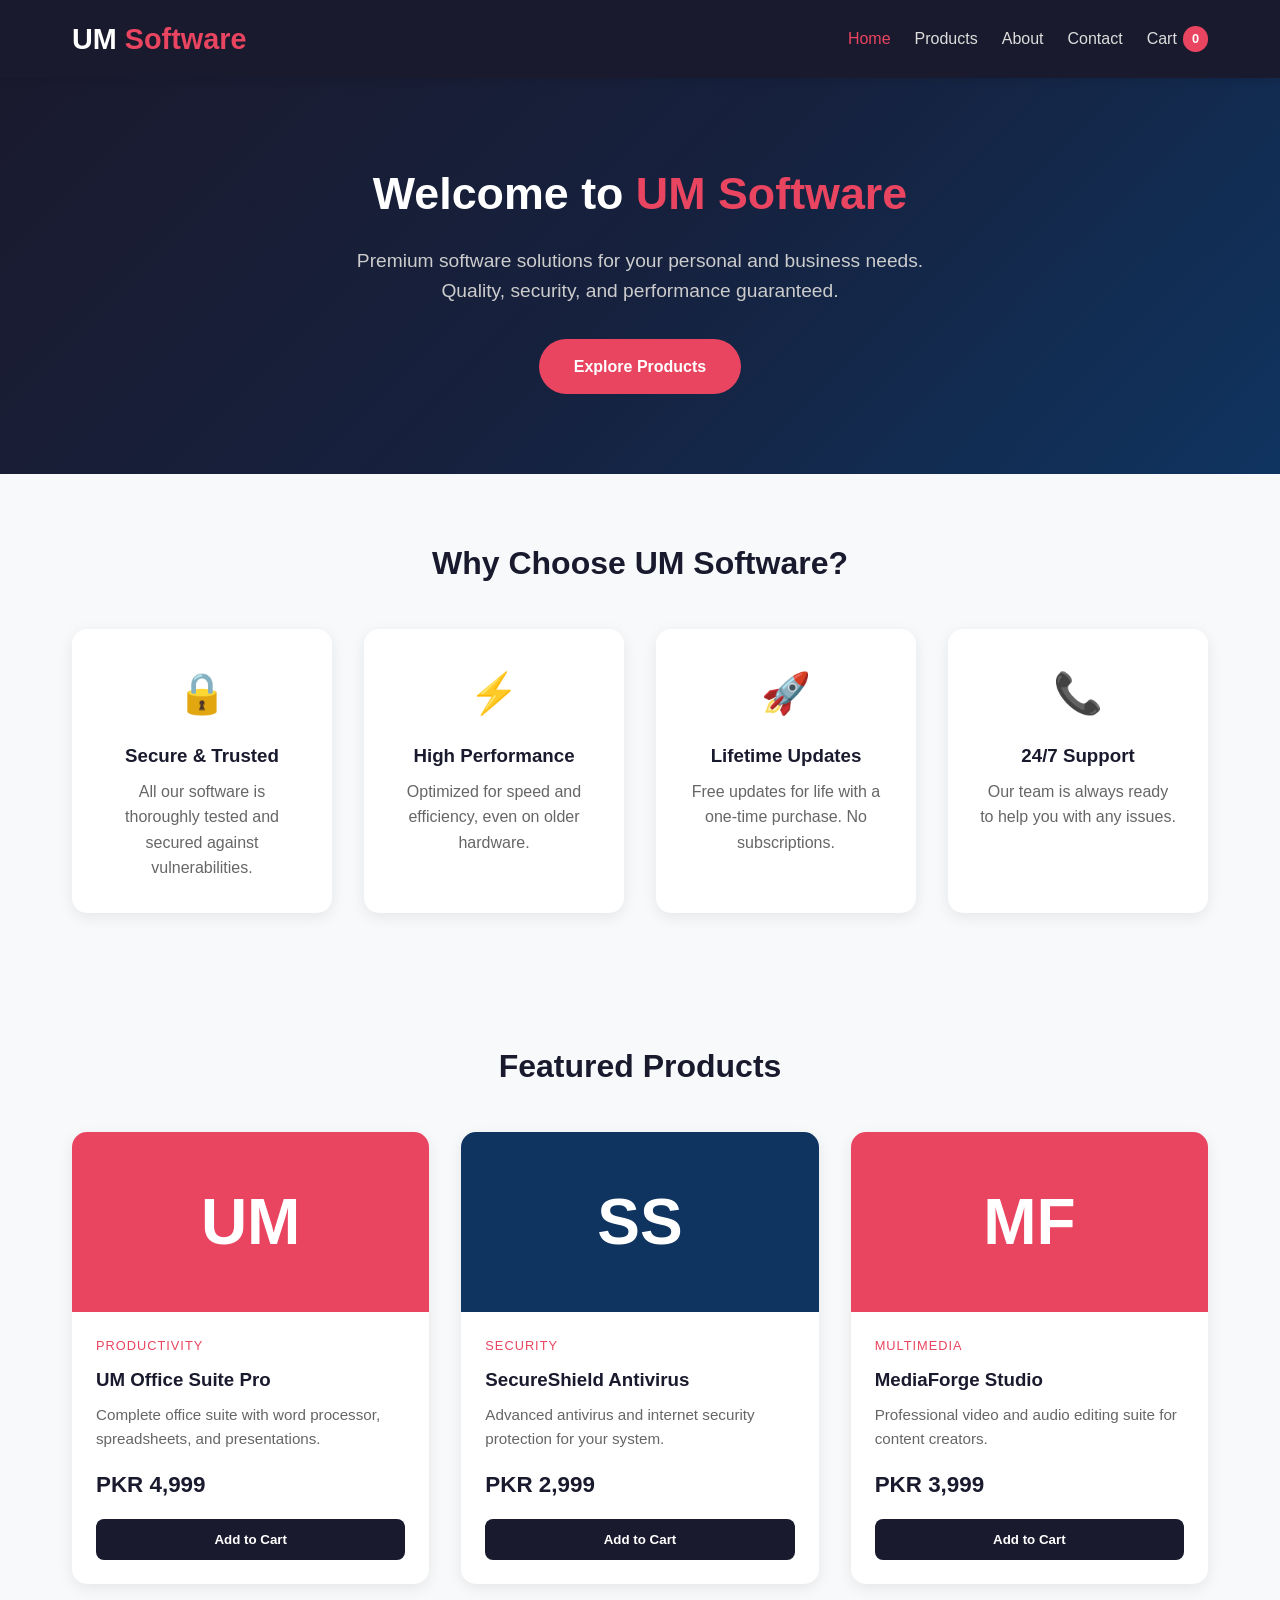
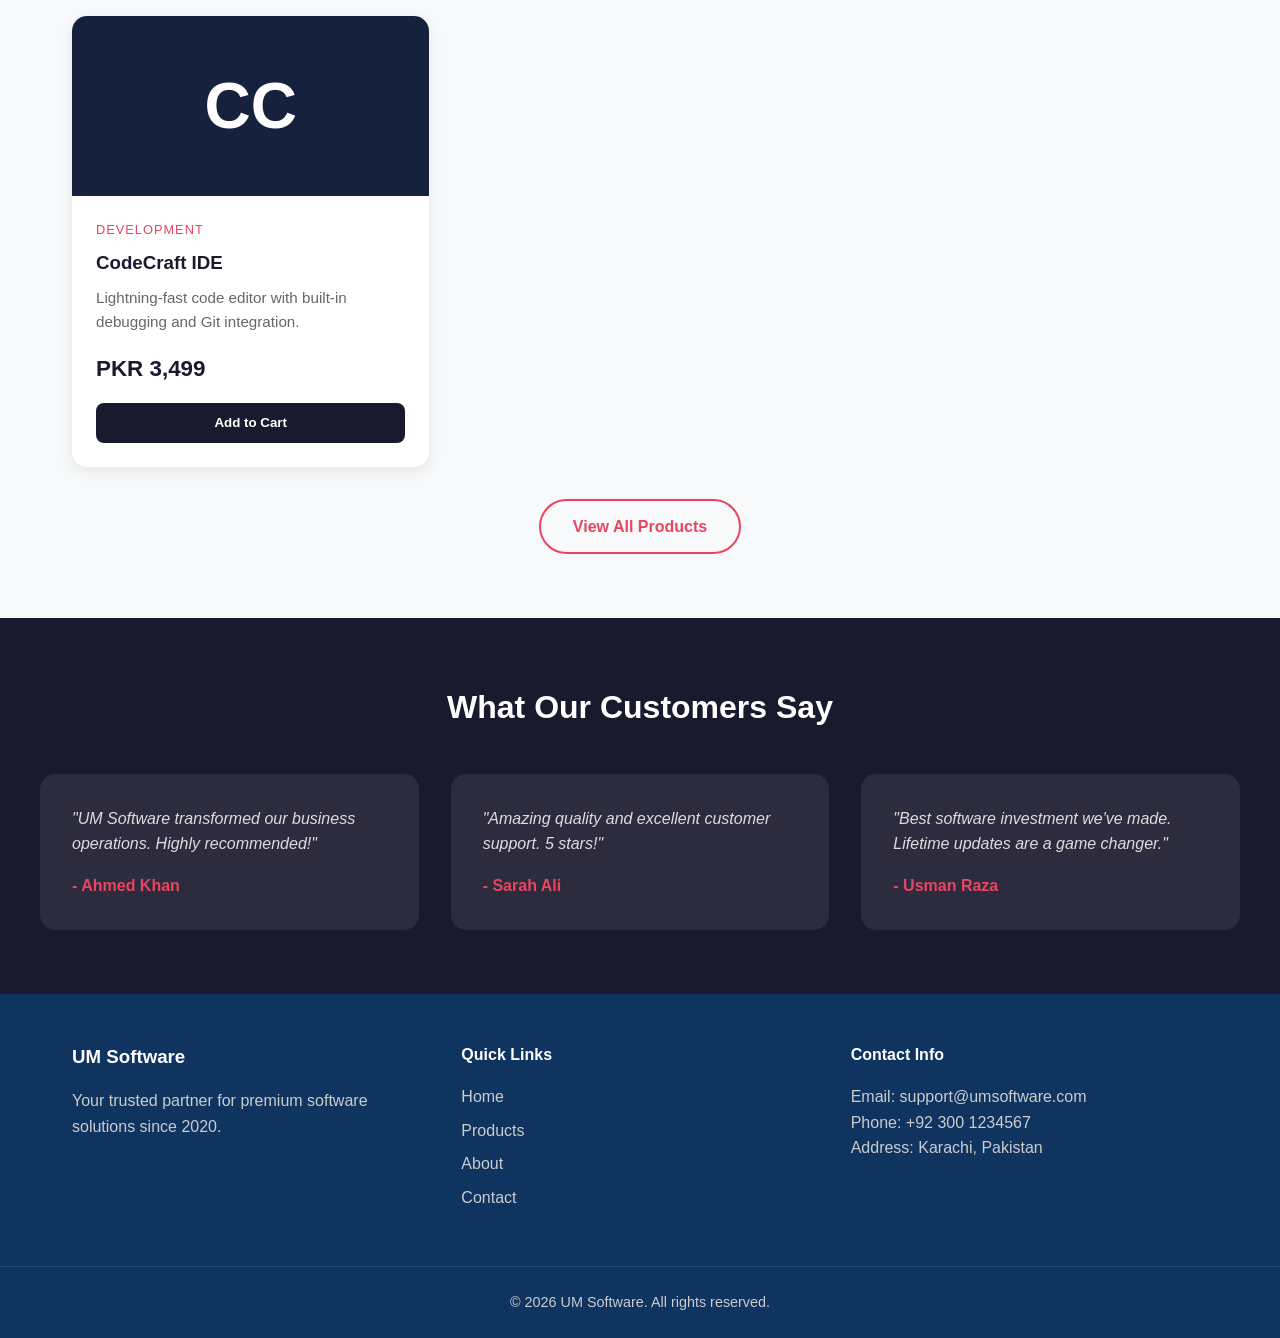
<file: index.html>
<!DOCTYPE html>
<html lang="en">
<head>
    <meta charset="UTF-8" />
    <meta name="viewport" content="width=device-width, initial-scale=1.0"/>
    <title>UM Software - Premium Software Solutions</title>
    <link rel="stylesheet" href="style.css" />
</head>
<body>
    <nav class="navbar">
        <div class="nav-container">
            <a href="index.html" class="logo">UM <span>Software</span></a>
            <button class="hamburger" id="hamburger">&#9776;</button>
            <ul class="nav-links" id="navLinks">
                <li><a href="index.html" class="active">Home</a></li>
                <li><a href="products.html">Products</a></li>
                <li><a href="about.html">About</a></li>
                <li><a href="contact.html">Contact</a></li>
                <li>
                    <a href="cart.html" class="cart-link">
                        Cart <span class="cart-count" id="cartCount">0</span>
                    </a>
                </li>
            </ul>
        </div>
    </nav>

    <header class="hero">
        <div class="hero-content">
            <h1>Welcome to <span>UM Software</span></h1>
            <p>Premium software solutions for your personal and business needs. Quality, security, and performance guaranteed.</p>
            <a href="products.html" class="btn-primary">Explore Products</a>
        </div>
    </header>

    <section class="features">
        <h2>Why Choose UM Software?</h2>
        <div class="features-grid">
            <div class="feature-card">
                <div class="feature-icon">&#128274;</div>
                <h3>Secure &amp; Trusted</h3>
                <p>All our software is thoroughly tested and secured against vulnerabilities.</p>
            </div>
            <div class="feature-card">
                <div class="feature-icon">&#9889;</div>
                <h3>High Performance</h3>
                <p>Optimized for speed and efficiency, even on older hardware.</p>
            </div>
            <div class="feature-card">
                <div class="feature-icon">&#128640;</div>
                <h3>Lifetime Updates</h3>
                <p>Free updates for life with a one-time purchase. No subscriptions.</p>
            </div>
            <div class="feature-card">
                <div class="feature-icon">&#128222;</div>
                <h3>24/7 Support</h3>
                <p>Our team is always ready to help you with any issues.</p>
            </div>
        </div>
    </section>

    <section class="featured-products">
        <h2>Featured Products</h2>
        <div class="products-grid" id="featuredProducts"></div>
        <div class="center-btn">
            <a href="products.html" class="btn-secondary">View All Products</a>
        </div>
    </section>

    <section class="testimonials">
        <h2>What Our Customers Say</h2>
        <div class="testimonial-grid">
            <div class="testimonial-card">
                <p>"UM Software transformed our business operations. Highly recommended!"</p>
                <h4>- Ahmed Khan</h4>
            </div>
            <div class="testimonial-card">
                <p>"Amazing quality and excellent customer support. 5 stars!"</p>
                <h4>- Sarah Ali</h4>
            </div>
            <div class="testimonial-card">
                <p>"Best software investment we've made. Lifetime updates are a game changer."</p>
                <h4>- Usman Raza</h4>
            </div>
        </div>
    </section>

    <footer class="footer">
        <div class="footer-container">
            <div class="footer-col">
                <h3>UM Software</h3>
                <p>Your trusted partner for premium software solutions since 2020.</p>
            </div>
            <div class="footer-col">
                <h4>Quick Links</h4>
                <ul>
                    <li><a href="index.html">Home</a></li>
                    <li><a href="products.html">Products</a></li>
                    <li><a href="about.html">About</a></li>
                    <li><a href="contact.html">Contact</a></li>
                </ul>
            </div>
            <div class="footer-col">
                <h4>Contact Info</h4>
                <p>Email: support@umsoftware.com</p>
                <p>Phone: +92 300 1234567</p>
                <p>Address: Karachi, Pakistan</p>
            </div>
        </div>
        <div class="footer-bottom">
            <p>&copy; 2026 UM Software. All rights reserved.</p>
        </div>
    </footer>

    <script src="data.js"></script>
    <script src="script.js"></script>
</body>
</html>
</file>
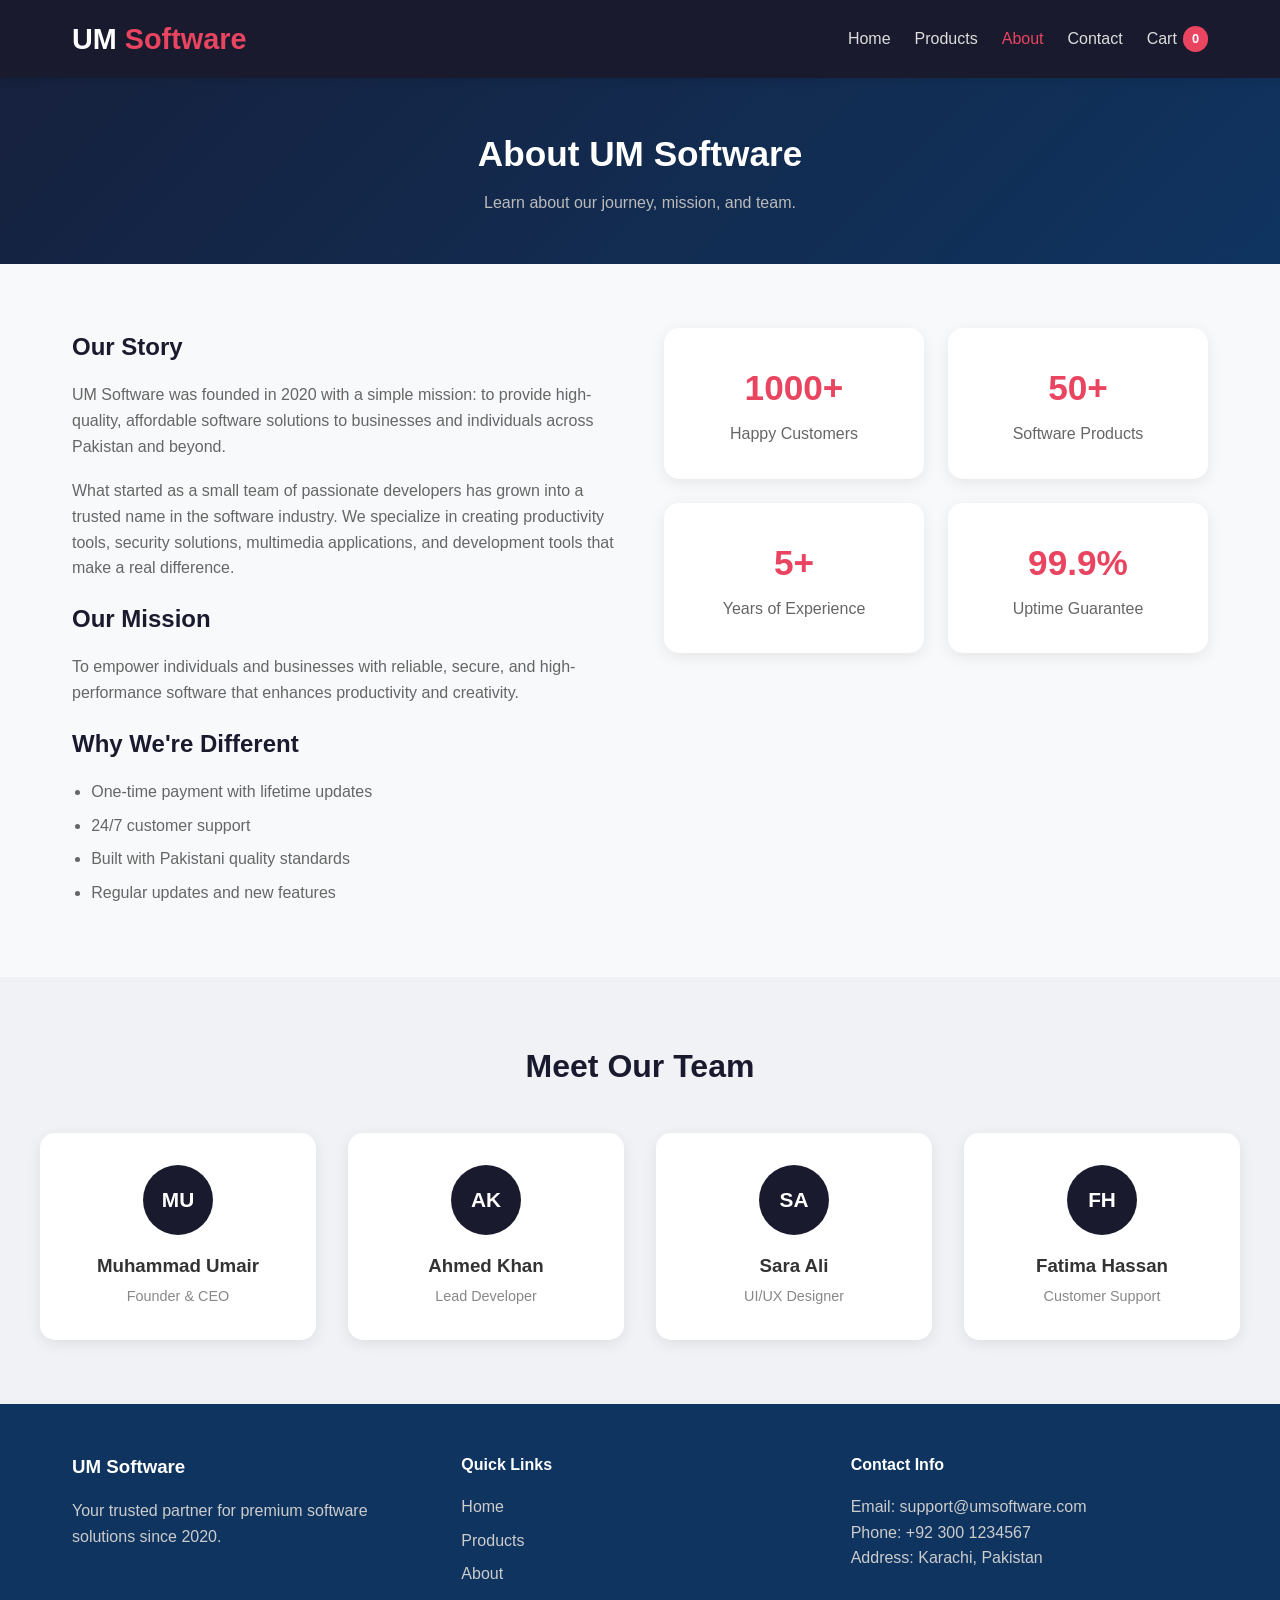
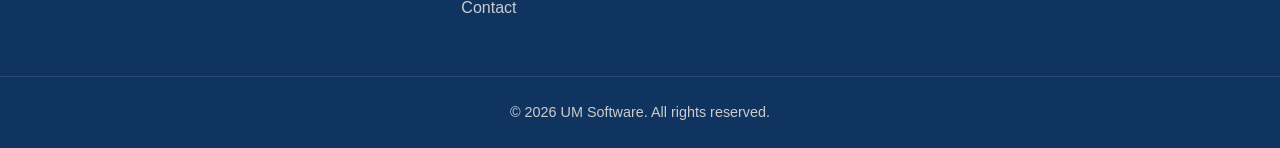
<file: about.html>
<!DOCTYPE html>
<html lang="en">
<head>
    <meta charset="UTF-8" />
    <meta name="viewport" content="width=device-width, initial-scale=1.0"/>
    <title>About Us - UM Software</title>
    <link rel="stylesheet" href="style.css" />
</head>
<body>
    <nav class="navbar">
        <div class="nav-container">
            <a href="index.html" class="logo">UM <span>Software</span></a>
            <button class="hamburger" id="hamburger">&#9776;</button>
            <ul class="nav-links" id="navLinks">
                <li><a href="index.html">Home</a></li>
                <li><a href="products.html">Products</a></li>
                <li><a href="about.html" class="active">About</a></li>
                <li><a href="contact.html">Contact</a></li>
                <li>
                    <a href="cart.html" class="cart-link">
                        Cart <span class="cart-count" id="cartCount">0</span>
                    </a>
                </li>
            </ul>
        </div>
    </nav>

    <section class="page-header">
        <h1>About UM Software</h1>
        <p>Learn about our journey, mission, and team.</p>
    </section>

    <section class="about-section">
        <div class="about-content">
            <div class="about-text">
                <h2>Our Story</h2>
                <p>UM Software was founded in 2020 with a simple mission: to provide high-quality, affordable software solutions to businesses and individuals across Pakistan and beyond.</p>
                <p>What started as a small team of passionate developers has grown into a trusted name in the software industry. We specialize in creating productivity tools, security solutions, multimedia applications, and development tools that make a real difference.</p>
                <h2>Our Mission</h2>
                <p>To empower individuals and businesses with reliable, secure, and high-performance software that enhances productivity and creativity.</p>
                <h2>Why We're Different</h2>
                <ul class="about-list">
                    <li>One-time payment with lifetime updates</li>
                    <li>24/7 customer support</li>
                    <li>Built with Pakistani quality standards</li>
                    <li>Regular updates and new features</li>
                </ul>
            </div>
            <div class="about-stats">
                <div class="stat-card">
                    <h3>1000+</h3>
                    <p>Happy Customers</p>
                </div>
                <div class="stat-card">
                    <h3>50+</h3>
                    <p>Software Products</p>
                </div>
                <div class="stat-card">
                    <h3>5+</h3>
                    <p>Years of Experience</p>
                </div>
                <div class="stat-card">
                    <h3>99.9%</h3>
                    <p>Uptime Guarantee</p>
                </div>
            </div>
        </div>
    </section>

    <section class="team-section">
        <h2>Meet Our Team</h2>
        <div class="team-grid">
            <div class="team-card">
                <div class="team-avatar">MU</div>
                <h3>Muhammad Umair</h3>
                <p>Founder &amp; CEO</p>
            </div>
            <div class="team-card">
                <div class="team-avatar">AK</div>
                <h3>Ahmed Khan</h3>
                <p>Lead Developer</p>
            </div>
            <div class="team-card">
                <div class="team-avatar">SA</div>
                <h3>Sara Ali</h3>
                <p>UI/UX Designer</p>
            </div>
            <div class="team-card">
                <div class="team-avatar">FH</div>
                <h3>Fatima Hassan</h3>
                <p>Customer Support</p>
            </div>
        </div>
    </section>

    <footer class="footer">
        <div class="footer-container">
            <div class="footer-col">
                <h3>UM Software</h3>
                <p>Your trusted partner for premium software solutions since 2020.</p>
            </div>
            <div class="footer-col">
                <h4>Quick Links</h4>
                <ul>
                    <li><a href="index.html">Home</a></li>
                    <li><a href="products.html">Products</a></li>
                    <li><a href="about.html">About</a></li>
                    <li><a href="contact.html">Contact</a></li>
                </ul>
            </div>
            <div class="footer-col">
                <h4>Contact Info</h4>
                <p>Email: support@umsoftware.com</p>
                <p>Phone: +92 300 1234567</p>
                <p>Address: Karachi, Pakistan</p>
            </div>
        </div>
        <div class="footer-bottom">
            <p>&copy; 2026 UM Software. All rights reserved.</p>
        </div>
    </footer>

    <script src="data.js"></script>
    <script src="script.js"></script>
</body>
</html>
</file>
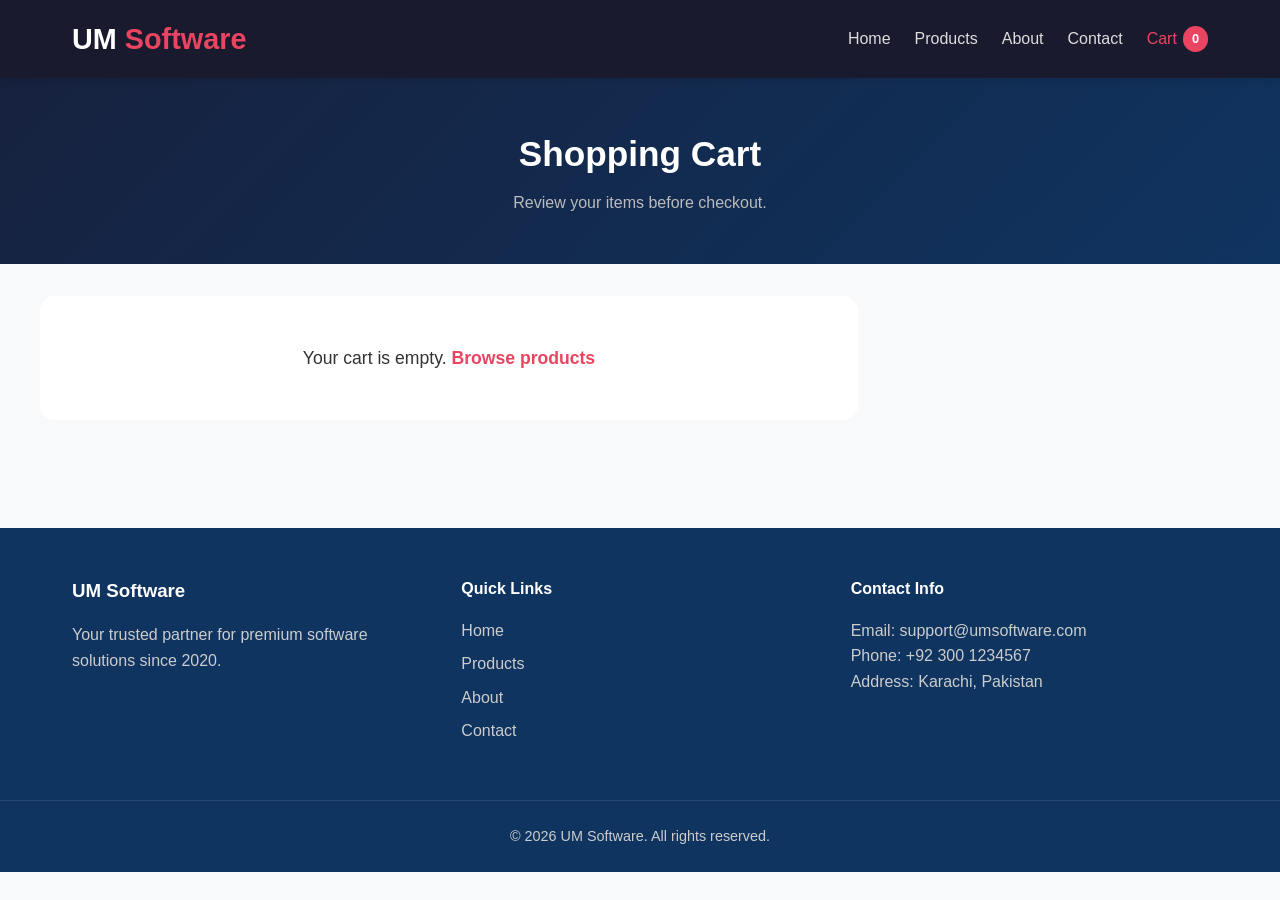
<file: cart.html>
<!DOCTYPE html>
<html lang="en">
<head>
    <meta charset="UTF-8" />
    <meta name="viewport" content="width=device-width, initial-scale=1.0"/>
    <title>Shopping Cart - UM Software</title>
    <link rel="stylesheet" href="style.css" />
</head>
<body>
    <nav class="navbar">
        <div class="nav-container">
            <a href="index.html" class="logo">UM <span>Software</span></a>
            <button class="hamburger" id="hamburger">&#9776;</button>
            <ul class="nav-links" id="navLinks">
                <li><a href="index.html">Home</a></li>
                <li><a href="products.html">Products</a></li>
                <li><a href="about.html">About</a></li>
                <li><a href="contact.html">Contact</a></li>
                <li>
                    <a href="cart.html" class="active cart-link">
                        Cart <span class="cart-count" id="cartCount">0</span>
                    </a>
                </li>
            </ul>
        </div>
    </nav>

    <section class="page-header">
        <h1>Shopping Cart</h1>
        <p>Review your items before checkout.</p>
    </section>

    <section class="cart-section">
        <div class="cart-container">
            <div class="cart-items" id="cartItems">
                <p class="empty-cart">Your cart is empty. <a href="products.html">Browse products</a></p>
            </div>
            <div class="cart-summary" id="cartSummary" style="display:none;">
                <h3>Order Summary</h3>
                <div class="summary-row">
                    <span>Subtotal</span>
                    <span id="subtotal">PKR 0</span>
                </div>
                <div class="summary-row">
                    <span>Tax (10%)</span>
                    <span id="tax">PKR 0</span>
                </div>
                <div class="summary-row total">
                    <span>Total</span>
                    <span id="total">PKR 0</span>
                </div>
                <button class="btn-primary checkout-btn" id="checkoutBtn">Proceed to Checkout</button>
                <button class="btn-secondary clear-btn" id="clearCartBtn">Clear Cart</button>
            </div>
        </div>
    </section>

    <footer class="footer">
        <div class="footer-container">
            <div class="footer-col">
                <h3>UM Software</h3>
                <p>Your trusted partner for premium software solutions since 2020.</p>
            </div>
            <div class="footer-col">
                <h4>Quick Links</h4>
                <ul>
                    <li><a href="index.html">Home</a></li>
                    <li><a href="products.html">Products</a></li>
                    <li><a href="about.html">About</a></li>
                    <li><a href="contact.html">Contact</a></li>
                </ul>
            </div>
            <div class="footer-col">
                <h4>Contact Info</h4>
                <p>Email: support@umsoftware.com</p>
                <p>Phone: +92 300 1234567</p>
                <p>Address: Karachi, Pakistan</p>
            </div>
        </div>
        <div class="footer-bottom">
            <p>&copy; 2026 UM Software. All rights reserved.</p>
        </div>
    </footer>

    <script src="data.js"></script>
    <script src="script.js"></script>
</body>
</html>
</file>
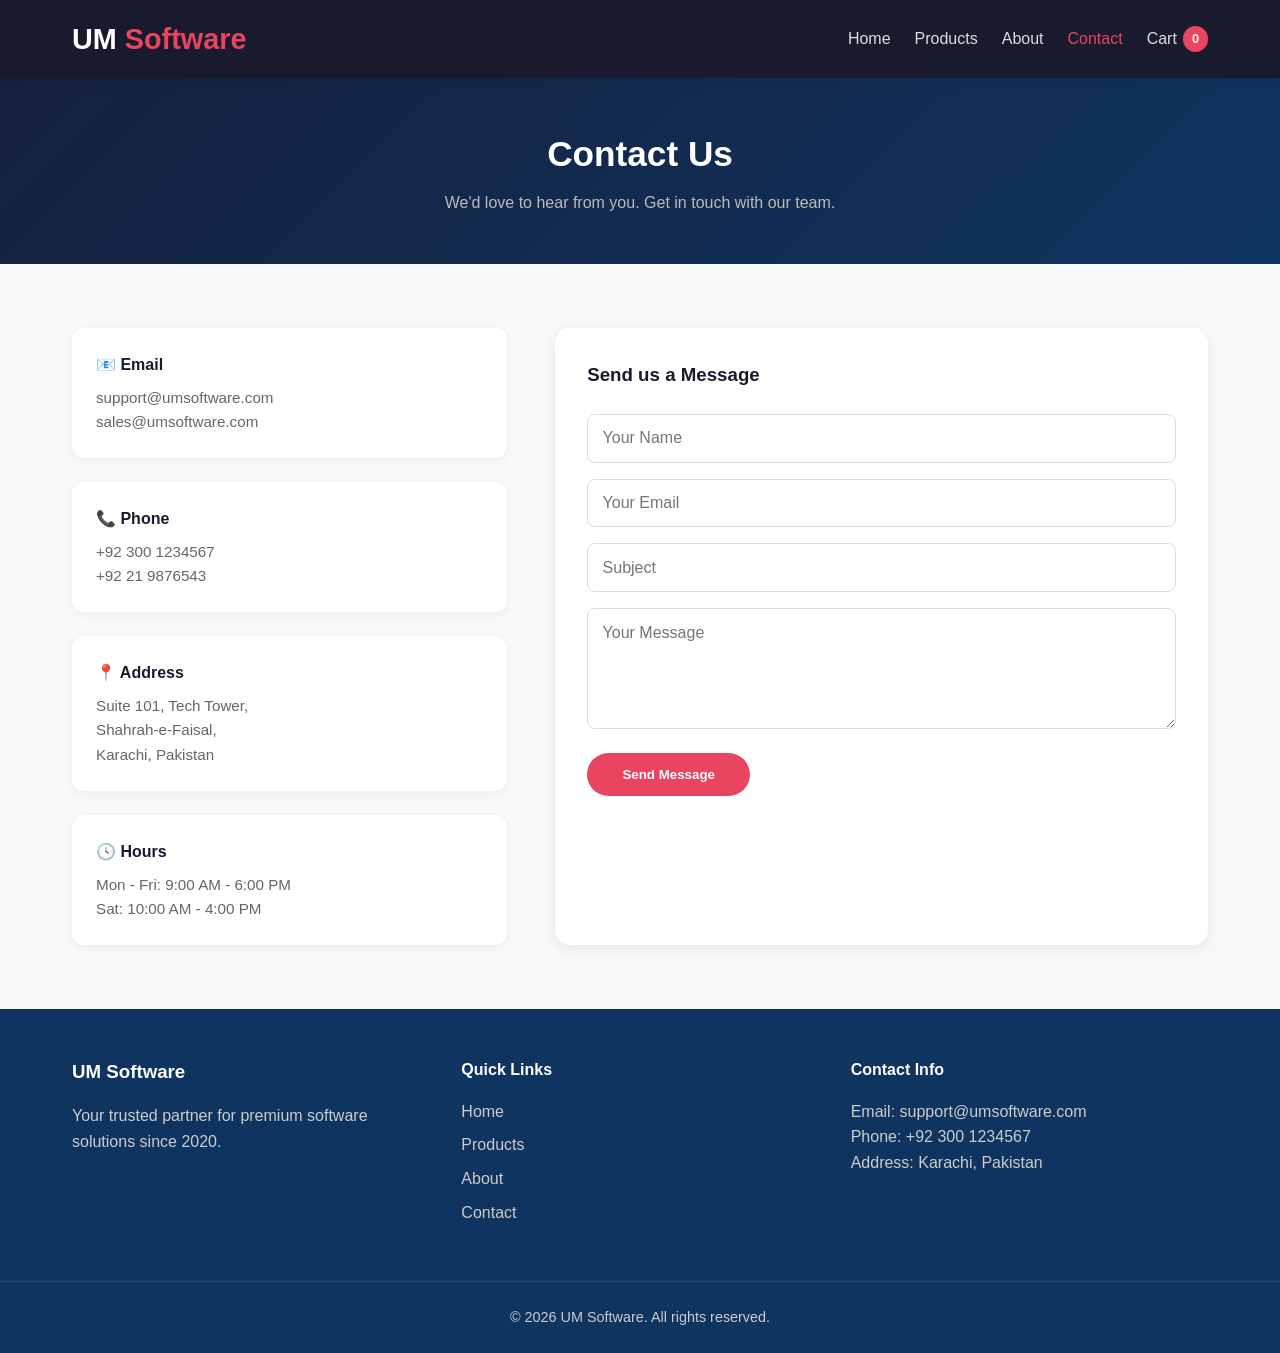
<file: contact.html>
<!DOCTYPE html>
<html lang="en">
<head>
    <meta charset="UTF-8" />
    <meta name="viewport" content="width=device-width, initial-scale=1.0"/>
    <title>Contact Us - UM Software</title>
    <link rel="stylesheet" href="style.css" />
</head>
<body>
    <nav class="navbar">
        <div class="nav-container">
            <a href="index.html" class="logo">UM <span>Software</span></a>
            <button class="hamburger" id="hamburger">&#9776;</button>
            <ul class="nav-links" id="navLinks">
                <li><a href="index.html">Home</a></li>
                <li><a href="products.html">Products</a></li>
                <li><a href="about.html">About</a></li>
                <li><a href="contact.html" class="active">Contact</a></li>
                <li>
                    <a href="cart.html" class="cart-link">
                        Cart <span class="cart-count" id="cartCount">0</span>
                    </a>
                </li>
            </ul>
        </div>
    </nav>

    <section class="page-header">
        <h1>Contact Us</h1>
        <p>We'd love to hear from you. Get in touch with our team.</p>
    </section>

    <section class="contact-section">
        <div class="contact-container">
            <div class="contact-info">
                <div class="contact-item">
                    <h4>&#128231; Email</h4>
                    <p>support@umsoftware.com</p>
                    <p>sales@umsoftware.com</p>
                </div>
                <div class="contact-item">
                    <h4>&#128222; Phone</h4>
                    <p>+92 300 1234567</p>
                    <p>+92 21 9876543</p>
                </div>
                <div class="contact-item">
                    <h4>&#128205; Address</h4>
                    <p>Suite 101, Tech Tower,</p>
                    <p>Shahrah-e-Faisal,</p>
                    <p>Karachi, Pakistan</p>
                </div>
                <div class="contact-item">
                    <h4>&#128339; Hours</h4>
                    <p>Mon - Fri: 9:00 AM - 6:00 PM</p>
                    <p>Sat: 10:00 AM - 4:00 PM</p>
                </div>
            </div>
            <form class="contact-form" id="contactForm">
                <h3>Send us a Message</h3>
                <input type="text" placeholder="Your Name" required />
                <input type="email" placeholder="Your Email" required />
                <input type="text" placeholder="Subject" required />
                <textarea rows="5" placeholder="Your Message" required></textarea>
                <button type="submit" class="btn-primary">Send Message</button>
            </form>
        </div>
    </section>

    <footer class="footer">
        <div class="footer-container">
            <div class="footer-col">
                <h3>UM Software</h3>
                <p>Your trusted partner for premium software solutions since 2020.</p>
            </div>
            <div class="footer-col">
                <h4>Quick Links</h4>
                <ul>
                    <li><a href="index.html">Home</a></li>
                    <li><a href="products.html">Products</a></li>
                    <li><a href="about.html">About</a></li>
                    <li><a href="contact.html">Contact</a></li>
                </ul>
            </div>
            <div class="footer-col">
                <h4>Contact Info</h4>
                <p>Email: support@umsoftware.com</p>
                <p>Phone: +92 300 1234567</p>
                <p>Address: Karachi, Pakistan</p>
            </div>
        </div>
        <div class="footer-bottom">
            <p>&copy; 2026 UM Software. All rights reserved.</p>
        </div>
    </footer>

    <script src="data.js"></script>
    <script src="script.js"></script>
</body>
</html>
</file>
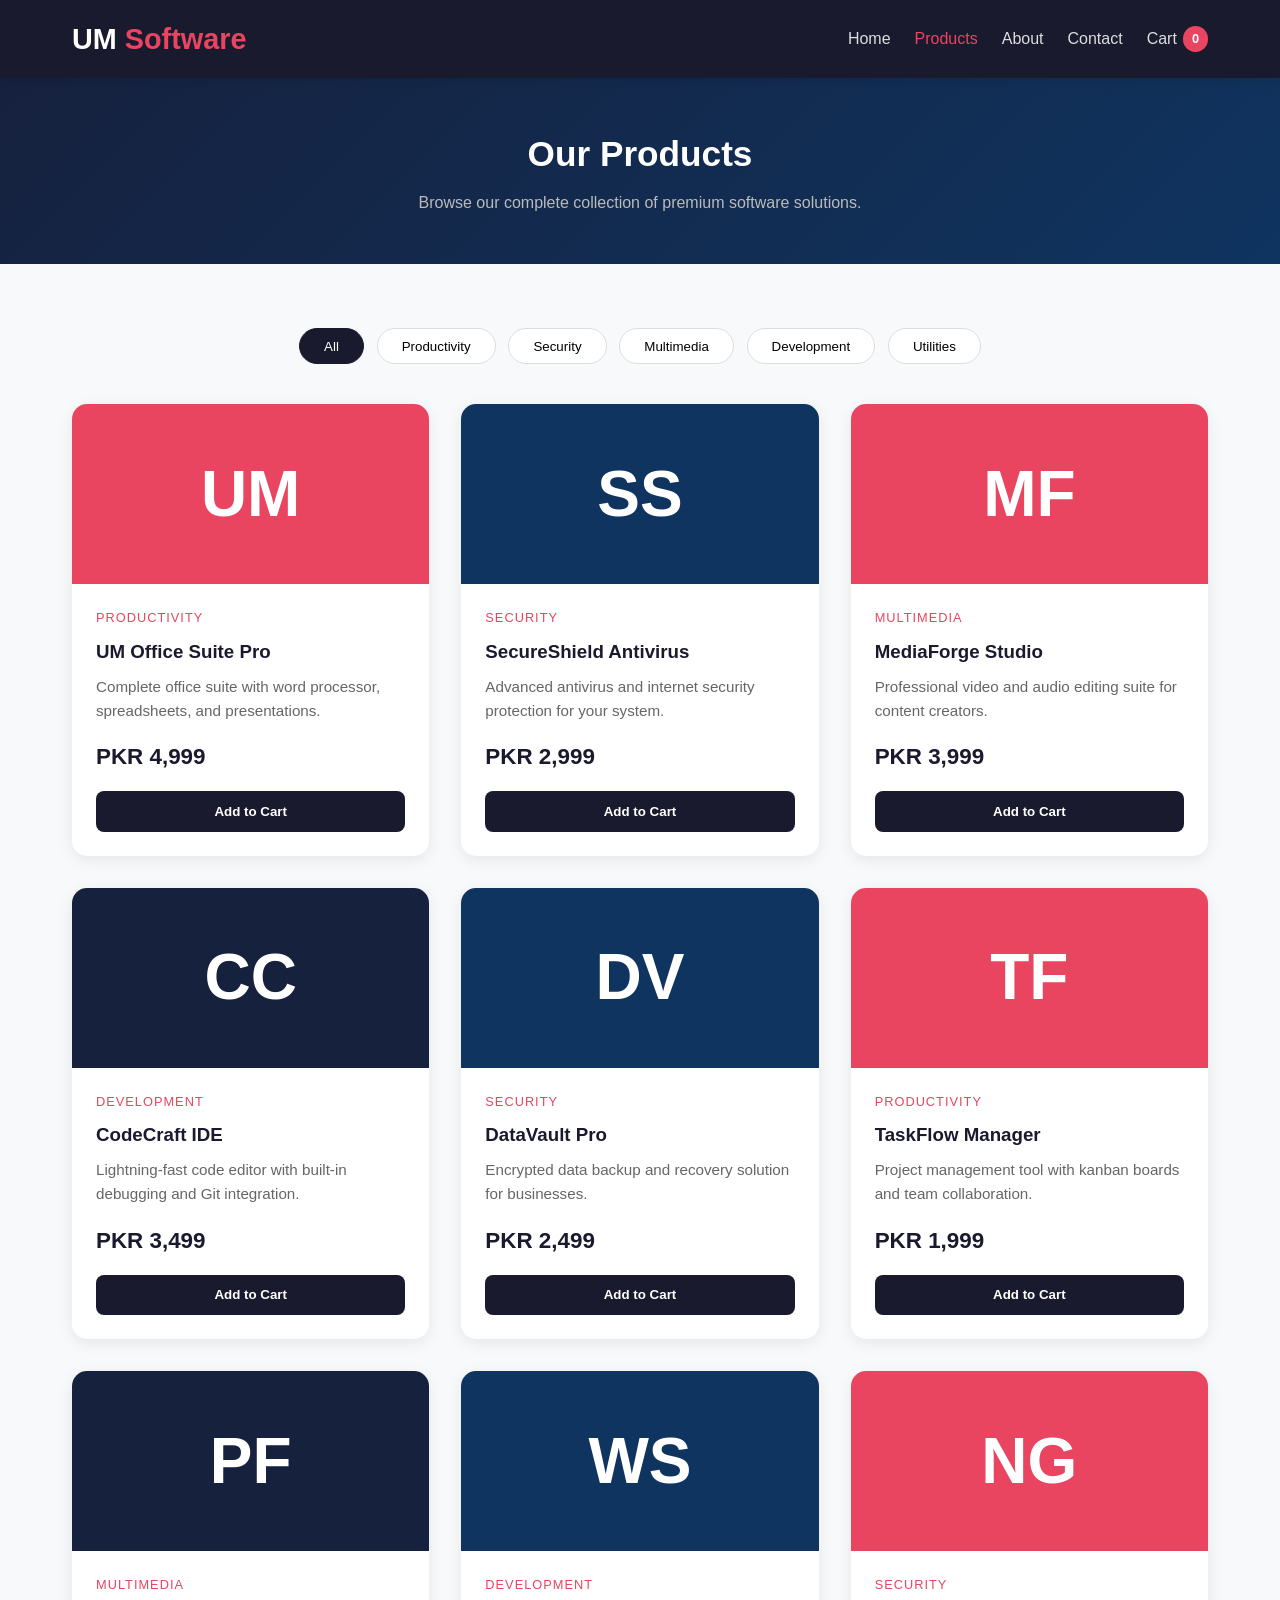
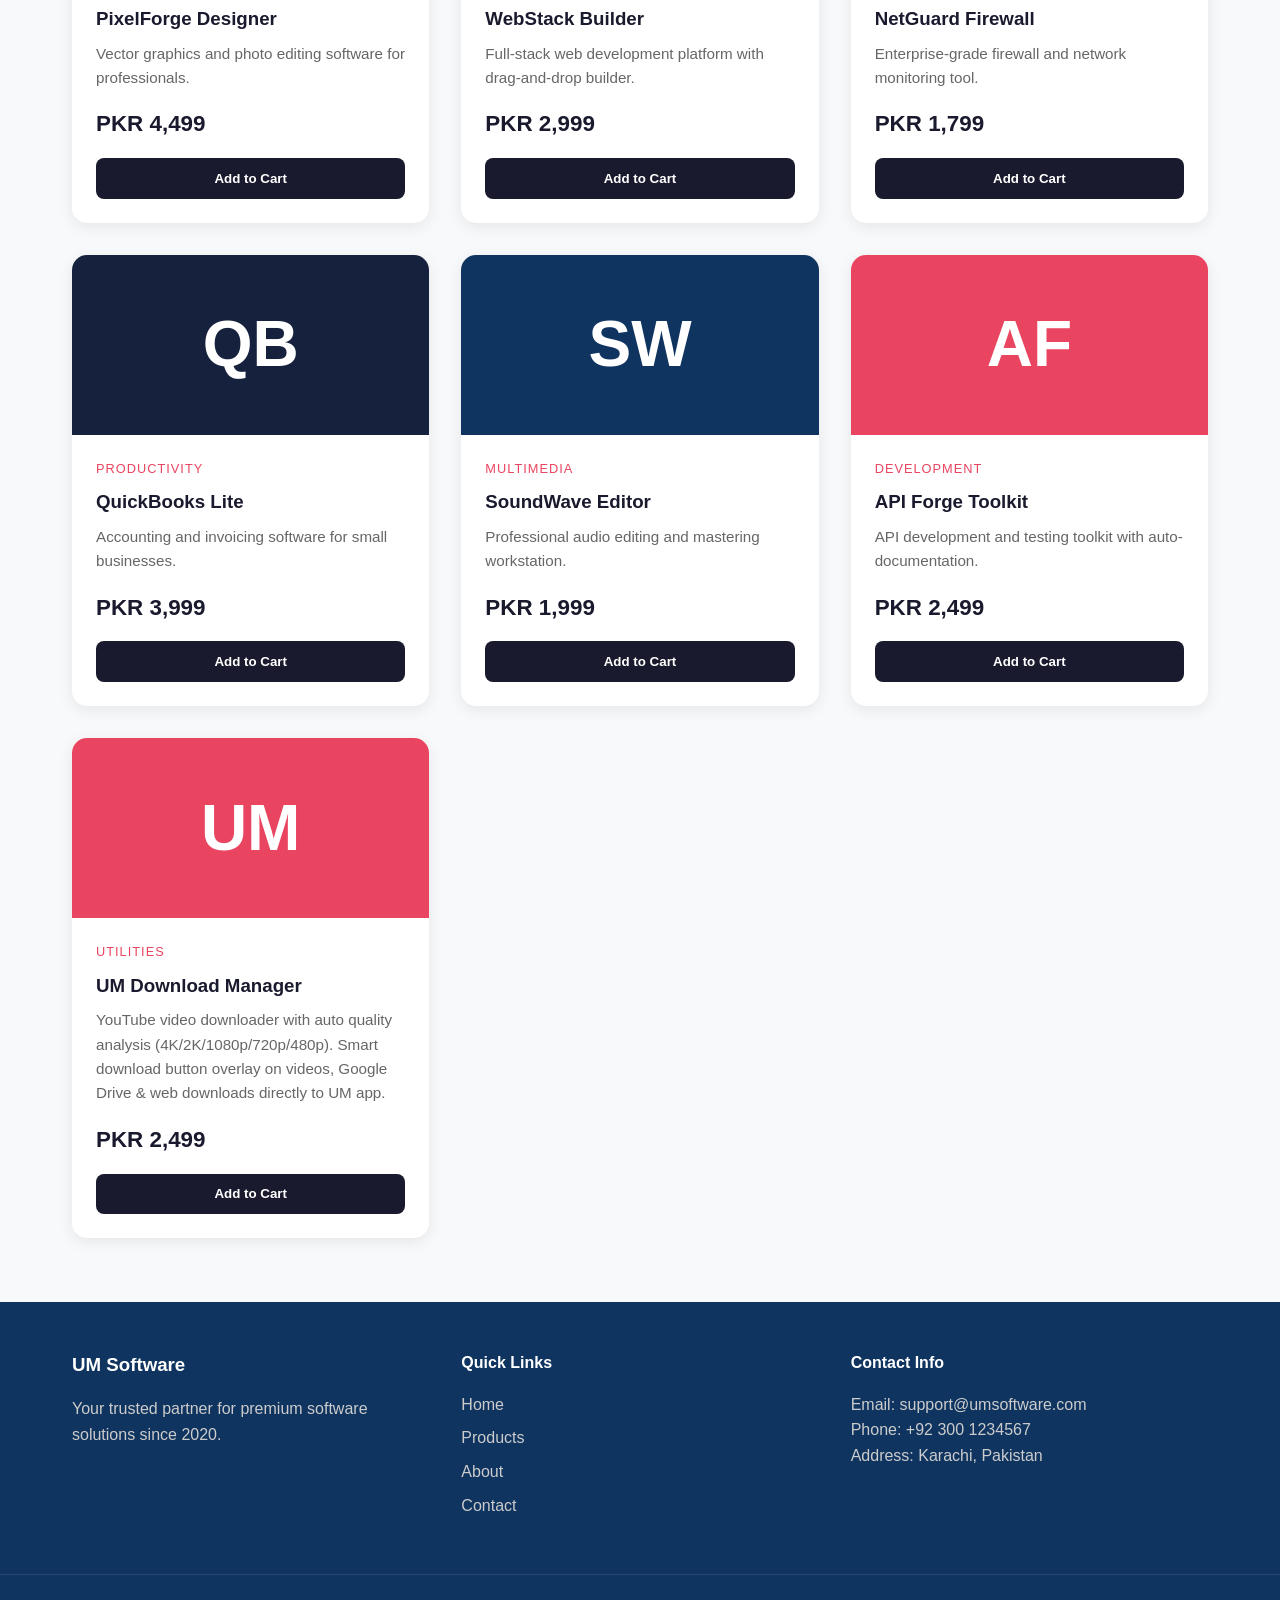
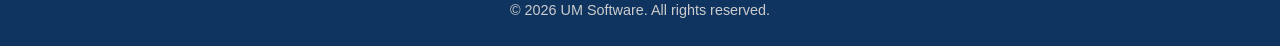
<file: products.html>
<!DOCTYPE html>
<html lang="en">
<head>
    <meta charset="UTF-8" />
    <meta name="viewport" content="width=device-width, initial-scale=1.0"/>
    <title>Products - UM Software</title>
    <link rel="stylesheet" href="style.css" />
</head>
<body>
    <nav class="navbar">
        <div class="nav-container">
            <a href="index.html" class="logo">UM <span>Software</span></a>
            <button class="hamburger" id="hamburger">&#9776;</button>
            <ul class="nav-links" id="navLinks">
                <li><a href="index.html">Home</a></li>
                <li><a href="products.html" class="active">Products</a></li>
                <li><a href="about.html">About</a></li>
                <li><a href="contact.html">Contact</a></li>
                <li>
                    <a href="cart.html" class="cart-link">
                        Cart <span class="cart-count" id="cartCount">0</span>
                    </a>
                </li>
            </ul>
        </div>
    </nav>

    <section class="page-header">
        <h1>Our Products</h1>
        <p>Browse our complete collection of premium software solutions.</p>
    </section>

    <section class="product-listing">
        <div class="filter-bar">
            <button class="filter-btn active" data-category="all">All</button>
            <button class="filter-btn" data-category="productivity">Productivity</button>
            <button class="filter-btn" data-category="security">Security</button>
            <button class="filter-btn" data-category="multimedia">Multimedia</button>
            <button class="filter-btn" data-category="development">Development</button>
            <button class="filter-btn" data-category="utilities">Utilities</button>
        </div>
        <div class="products-grid" id="allProducts"></div>
    </section>

    <footer class="footer">
        <div class="footer-container">
            <div class="footer-col">
                <h3>UM Software</h3>
                <p>Your trusted partner for premium software solutions since 2020.</p>
            </div>
            <div class="footer-col">
                <h4>Quick Links</h4>
                <ul>
                    <li><a href="index.html">Home</a></li>
                    <li><a href="products.html">Products</a></li>
                    <li><a href="about.html">About</a></li>
                    <li><a href="contact.html">Contact</a></li>
                </ul>
            </div>
            <div class="footer-col">
                <h4>Contact Info</h4>
                <p>Email: support@umsoftware.com</p>
                <p>Phone: +92 300 1234567</p>
                <p>Address: Karachi, Pakistan</p>
            </div>
        </div>
        <div class="footer-bottom">
            <p>&copy; 2026 UM Software. All rights reserved.</p>
        </div>
    </footer>

    <script src="data.js"></script>
    <script src="script.js"></script>
</body>
</html>
</file>
<file: style.css>
* {
    margin: 0;
    padding: 0;
    box-sizing: border-box;
}

body {
    font-family: 'Segoe UI', Tahoma, Geneva, Verdana, sans-serif;
    line-height: 1.6;
    color: #333;
    background: #f8f9fa;
}

a { text-decoration: none; color: inherit; }
ul { list-style: none; }

.navbar {
    background: #1a1a2e;
    padding: 1rem 0;
    position: sticky;
    top: 0;
    z-index: 1000;
    box-shadow: 0 2px 10px rgba(0,0,0,0.1);
}

.nav-container {
    max-width: 1200px;
    margin: 0 auto;
    display: flex;
    align-items: center;
    justify-content: space-between;
    padding: 0 2rem;
}

.logo {
    font-size: 1.8rem;
    font-weight: 800;
    color: #fff;
}

.logo span {
    color: #e94560;
}

.nav-links {
    display: flex;
    gap: 1.5rem;
    align-items: center;
}

.nav-links a {
    color: #ddd;
    font-weight: 500;
    transition: color 0.3s;
    padding: 0.5rem 0;
}

.nav-links a:hover,
.nav-links a.active {
    color: #e94560;
}

.cart-link {
    display: flex;
    align-items: center;
    gap: 0.4rem;
}

.cart-count {
    background: #e94560;
    color: #fff;
    border-radius: 50%;
    padding: 0.15rem 0.55rem;
    font-size: 0.8rem;
    font-weight: 700;
}

.hamburger {
    display: none;
    background: none;
    border: none;
    font-size: 1.8rem;
    color: #fff;
    cursor: pointer;
}

.hero {
    background: linear-gradient(135deg, #1a1a2e 0%, #16213e 50%, #0f3460 100%);
    color: #fff;
    text-align: center;
    padding: 5rem 2rem;
}

.hero-content h1 {
    font-size: 2.8rem;
    margin-bottom: 1rem;
}

.hero-content h1 span {
    color: #e94560;
}

.hero-content p {
    font-size: 1.2rem;
    max-width: 600px;
    margin: 0 auto 2rem;
    color: #ccc;
}

.btn-primary {
    display: inline-block;
    background: #e94560;
    color: #fff;
    padding: 0.9rem 2.2rem;
    border-radius: 50px;
    font-weight: 600;
    border: none;
    cursor: pointer;
    transition: background 0.3s, transform 0.2s;
}

.btn-primary:hover {
    background: #d63851;
    transform: translateY(-2px);
}

.btn-secondary {
    display: inline-block;
    background: transparent;
    color: #e94560;
    padding: 0.8rem 2rem;
    border-radius: 50px;
    font-weight: 600;
    border: 2px solid #e94560;
    cursor: pointer;
    transition: background 0.3s, color 0.3s;
}

.btn-secondary:hover {
    background: #e94560;
    color: #fff;
}

section {
    padding: 4rem 2rem;
    max-width: 1200px;
    margin: 0 auto;
}

section h2 {
    text-align: center;
    font-size: 2rem;
    margin-bottom: 2.5rem;
    color: #1a1a2e;
}

.features-grid {
    display: grid;
    grid-template-columns: repeat(auto-fit, minmax(250px, 1fr));
    gap: 2rem;
}

.feature-card {
    background: #fff;
    padding: 2rem;
    border-radius: 15px;
    text-align: center;
    box-shadow: 0 4px 15px rgba(0,0,0,0.08);
    transition: transform 0.3s;
}

.feature-card:hover {
    transform: translateY(-5px);
}

.feature-icon {
    font-size: 2.5rem;
    margin-bottom: 1rem;
}

.feature-card h3 {
    margin-bottom: 0.5rem;
    color: #1a1a2e;
}

.feature-card p {
    color: #666;
}

.products-grid {
    display: grid;
    grid-template-columns: repeat(auto-fill, minmax(280px, 1fr));
    gap: 2rem;
}

.product-card {
    background: #fff;
    border-radius: 15px;
    overflow: hidden;
    box-shadow: 0 4px 15px rgba(0,0,0,0.08);
    transition: transform 0.3s;
    display: flex;
    flex-direction: column;
}

.product-card:hover {
    transform: translateY(-5px);
}

.product-image {
    height: 180px;
    display: flex;
    align-items: center;
    justify-content: center;
    font-size: 4rem;
    color: #fff;
    font-weight: 700;
}

.product-info {
    padding: 1.5rem;
    flex-grow: 1;
    display: flex;
    flex-direction: column;
}

.product-info h3 {
    margin-bottom: 0.5rem;
    color: #1a1a2e;
}

.product-category {
    font-size: 0.8rem;
    text-transform: uppercase;
    letter-spacing: 1px;
    color: #e94560;
    margin-bottom: 0.5rem;
}

.product-info p {
    color: #666;
    font-size: 0.95rem;
    margin-bottom: 1rem;
    flex-grow: 1;
}

.product-price {
    font-size: 1.4rem;
    font-weight: 700;
    color: #1a1a2e;
    margin-bottom: 1rem;
}

.add-to-cart {
    background: #1a1a2e;
    color: #fff;
    border: none;
    padding: 0.8rem;
    border-radius: 8px;
    font-weight: 600;
    cursor: pointer;
    transition: background 0.3s;
}

.add-to-cart:hover {
    background: #e94560;
}

.center-btn {
    text-align: center;
    margin-top: 2rem;
}

.testimonials {
    background: #1a1a2e;
    max-width: 100%;
    color: #fff;
    margin: 0;
    padding: 4rem 2rem;
}

.testimonials h2 {
    color: #fff;
}

.testimonial-grid {
    max-width: 1200px;
    margin: 0 auto;
    display: grid;
    grid-template-columns: repeat(auto-fit, minmax(300px, 1fr));
    gap: 2rem;
}

.testimonial-card {
    background: rgba(255,255,255,0.08);
    padding: 2rem;
    border-radius: 15px;
}

.testimonial-card p {
    font-style: italic;
    margin-bottom: 1rem;
    color: #ddd;
}

.testimonial-card h4 {
    color: #e94560;
}

.footer {
    background: #0f3460;
    color: #ccc;
    padding: 0;
    max-width: 100%;
    margin: 0;
}

.footer-container {
    max-width: 1200px;
    margin: 0 auto;
    display: grid;
    grid-template-columns: repeat(auto-fit, minmax(250px, 1fr));
    gap: 2rem;
    padding: 3rem 2rem;
}

.footer-col h3,
.footer-col h4 {
    color: #fff;
    margin-bottom: 1rem;
}

.footer-col h3 span {
    color: #e94560;
}

.footer-col ul li {
    margin-bottom: 0.5rem;
}

.footer-col ul li a:hover {
    color: #e94560;
}

.footer-bottom {
    border-top: 1px solid rgba(255,255,255,0.1);
    text-align: center;
    padding: 1.5rem;
    font-size: 0.9rem;
}

.page-header {
    text-align: center;
    padding: 3rem 2rem;
    background: linear-gradient(135deg, #16213e, #0f3460);
    color: #fff;
    max-width: 100%;
    margin: 0;
}

.page-header h1 {
    font-size: 2.2rem;
    margin-bottom: 0.5rem;
}

.page-header p {
    color: #bbb;
}

.filter-bar {
    display: flex;
    flex-wrap: wrap;
    gap: 0.8rem;
    justify-content: center;
    margin-bottom: 2.5rem;
}

.filter-btn {
    background: #fff;
    border: 1px solid #ddd;
    padding: 0.6rem 1.5rem;
    border-radius: 50px;
    cursor: pointer;
    font-weight: 500;
    transition: all 0.3s;
}

.filter-btn:hover,
.filter-btn.active {
    background: #1a1a2e;
    color: #fff;
    border-color: #1a1a2e;
}

.cart-section {
    max-width: 100%;
    margin: 0;
    padding: 2rem;
}

.cart-container {
    max-width: 1200px;
    margin: 0 auto;
    display: grid;
    grid-template-columns: 1fr 350px;
    gap: 2rem;
}

.cart-items {
    min-height: 200px;
}

.empty-cart {
    text-align: center;
    padding: 3rem;
    background: #fff;
    border-radius: 15px;
    font-size: 1.1rem;
}

.empty-cart a {
    color: #e94560;
    font-weight: 600;
}

.cart-item {
    display: flex;
    align-items: center;
    gap: 1.5rem;
    background: #fff;
    padding: 1.2rem;
    border-radius: 12px;
    margin-bottom: 1rem;
    box-shadow: 0 2px 10px rgba(0,0,0,0.06);
}

.cart-item-image {
    width: 70px;
    height: 70px;
    border-radius: 10px;
    display: flex;
    align-items: center;
    justify-content: center;
    font-size: 1.8rem;
    color: #fff;
    font-weight: 700;
    flex-shrink: 0;
}

.cart-item-info {
    flex-grow: 1;
}

.cart-item-info h4 {
    margin-bottom: 0.3rem;
}

.cart-item-info p {
    color: #e94560;
    font-weight: 600;
}

.cart-item-actions {
    display: flex;
    align-items: center;
    gap: 0.8rem;
}

.qty-btn {
    background: #f0f0f0;
    border: none;
    width: 32px;
    height: 32px;
    border-radius: 50%;
    font-size: 1.1rem;
    font-weight: 700;
    cursor: pointer;
    transition: background 0.3s;
}

.qty-btn:hover {
    background: #ddd;
}

.cart-item-actions span {
    font-weight: 600;
    min-width: 20px;
    text-align: center;
}

.remove-btn {
    background: transparent;
    border: none;
    color: #e94560;
    font-size: 1.3rem;
    cursor: pointer;
    padding: 0.3rem;
}

.cart-summary {
    background: #fff;
    padding: 2rem;
    border-radius: 15px;
    box-shadow: 0 4px 15px rgba(0,0,0,0.08);
    height: fit-content;
    position: sticky;
    top: 100px;
}

.cart-summary h3 {
    margin-bottom: 1.5rem;
    color: #1a1a2e;
}

.summary-row {
    display: flex;
    justify-content: space-between;
    margin-bottom: 1rem;
    color: #666;
}

.summary-row.total {
    font-size: 1.3rem;
    font-weight: 700;
    color: #1a1a2e;
    border-top: 1px solid #eee;
    padding-top: 1rem;
    margin-top: 0.5rem;
}

.checkout-btn {
    width: 100%;
    margin-bottom: 0.8rem;
}

.clear-btn {
    width: 100%;
}

.about-section {
    padding: 4rem 2rem;
}

.about-content {
    display: grid;
    grid-template-columns: 1fr 1fr;
    gap: 3rem;
    align-items: start;
}

.about-text h2 {
    text-align: left;
    margin-bottom: 1rem;
    font-size: 1.5rem;
}

.about-text p {
    color: #666;
    margin-bottom: 1.2rem;
}

.about-list {
    list-style: disc;
    padding-left: 1.2rem;
    color: #666;
}

.about-list li {
    margin-bottom: 0.5rem;
}

.about-stats {
    display: grid;
    grid-template-columns: 1fr 1fr;
    gap: 1.5rem;
}

.stat-card {
    background: #fff;
    padding: 2rem;
    border-radius: 15px;
    text-align: center;
    box-shadow: 0 4px 15px rgba(0,0,0,0.08);
}

.stat-card h3 {
    font-size: 2.2rem;
    color: #e94560;
    margin-bottom: 0.3rem;
}

.stat-card p {
    color: #666;
}

.team-section {
    background: #f0f2f5;
    max-width: 100%;
    margin: 0;
    padding: 4rem 2rem;
}

.team-grid {
    max-width: 1200px;
    margin: 0 auto;
    display: grid;
    grid-template-columns: repeat(auto-fit, minmax(220px, 1fr));
    gap: 2rem;
}

.team-card {
    background: #fff;
    padding: 2rem;
    border-radius: 15px;
    text-align: center;
    box-shadow: 0 4px 15px rgba(0,0,0,0.08);
}

.team-avatar {
    width: 70px;
    height: 70px;
    border-radius: 50%;
    background: #1a1a2e;
    color: #fff;
    display: flex;
    align-items: center;
    justify-content: center;
    font-weight: 700;
    font-size: 1.3rem;
    margin: 0 auto 1rem;
}

.team-card h3 {
    margin-bottom: 0.3rem;
}

.team-card p {
    color: #888;
    font-size: 0.9rem;
}

.contact-section {
    padding: 4rem 2rem;
}

.contact-container {
    max-width: 1200px;
    margin: 0 auto;
    display: grid;
    grid-template-columns: 1fr 1.5fr;
    gap: 3rem;
}

.contact-info {
    display: flex;
    flex-direction: column;
    gap: 1.5rem;
}

.contact-item {
    background: #fff;
    padding: 1.5rem;
    border-radius: 12px;
    box-shadow: 0 2px 10px rgba(0,0,0,0.06);
}

.contact-item h4 {
    margin-bottom: 0.5rem;
    color: #1a1a2e;
}

.contact-item p {
    color: #666;
    font-size: 0.95rem;
}

.contact-form {
    background: #fff;
    padding: 2rem;
    border-radius: 15px;
    box-shadow: 0 4px 15px rgba(0,0,0,0.08);
}

.contact-form h3 {
    margin-bottom: 1.5rem;
    color: #1a1a2e;
}

.contact-form input,
.contact-form textarea {
    width: 100%;
    padding: 0.9rem;
    margin-bottom: 1rem;
    border: 1px solid #ddd;
    border-radius: 8px;
    font-family: inherit;
    font-size: 1rem;
    transition: border-color 0.3s;
}

.contact-form input:focus,
.contact-form textarea:focus {
    outline: none;
    border-color: #e94560;
}

.toast {
    position: fixed;
    bottom: 2rem;
    right: 2rem;
    background: #1a1a2e;
    color: #fff;
    padding: 1rem 2rem;
    border-radius: 10px;
    box-shadow: 0 4px 20px rgba(0,0,0,0.2);
    transform: translateY(100px);
    opacity: 0;
    transition: all 0.4s;
    z-index: 2000;
}

.toast.show {
    transform: translateY(0);
    opacity: 1;
}

@media (max-width: 768px) {
    .hamburger {
        display: block;
    }

    .nav-links {
        display: none;
        flex-direction: column;
        width: 100%;
        position: absolute;
        top: 100%;
        left: 0;
        background: #1a1a2e;
        padding: 1rem 0;
        box-shadow: 0 10px 20px rgba(0,0,0,0.2);
    }

    .nav-links.open {
        display: flex;
    }

    .nav-container {
        flex-wrap: wrap;
    }

    .hero-content h1 {
        font-size: 2rem;
    }

    .cart-container {
        grid-template-columns: 1fr;
    }

    .about-content {
        grid-template-columns: 1fr;
    }

    .about-stats {
        grid-template-columns: 1fr 1fr;
    }

    .contact-container {
        grid-template-columns: 1fr;
    }

    .cart-item {
        flex-wrap: wrap;
    }
}
</file>
